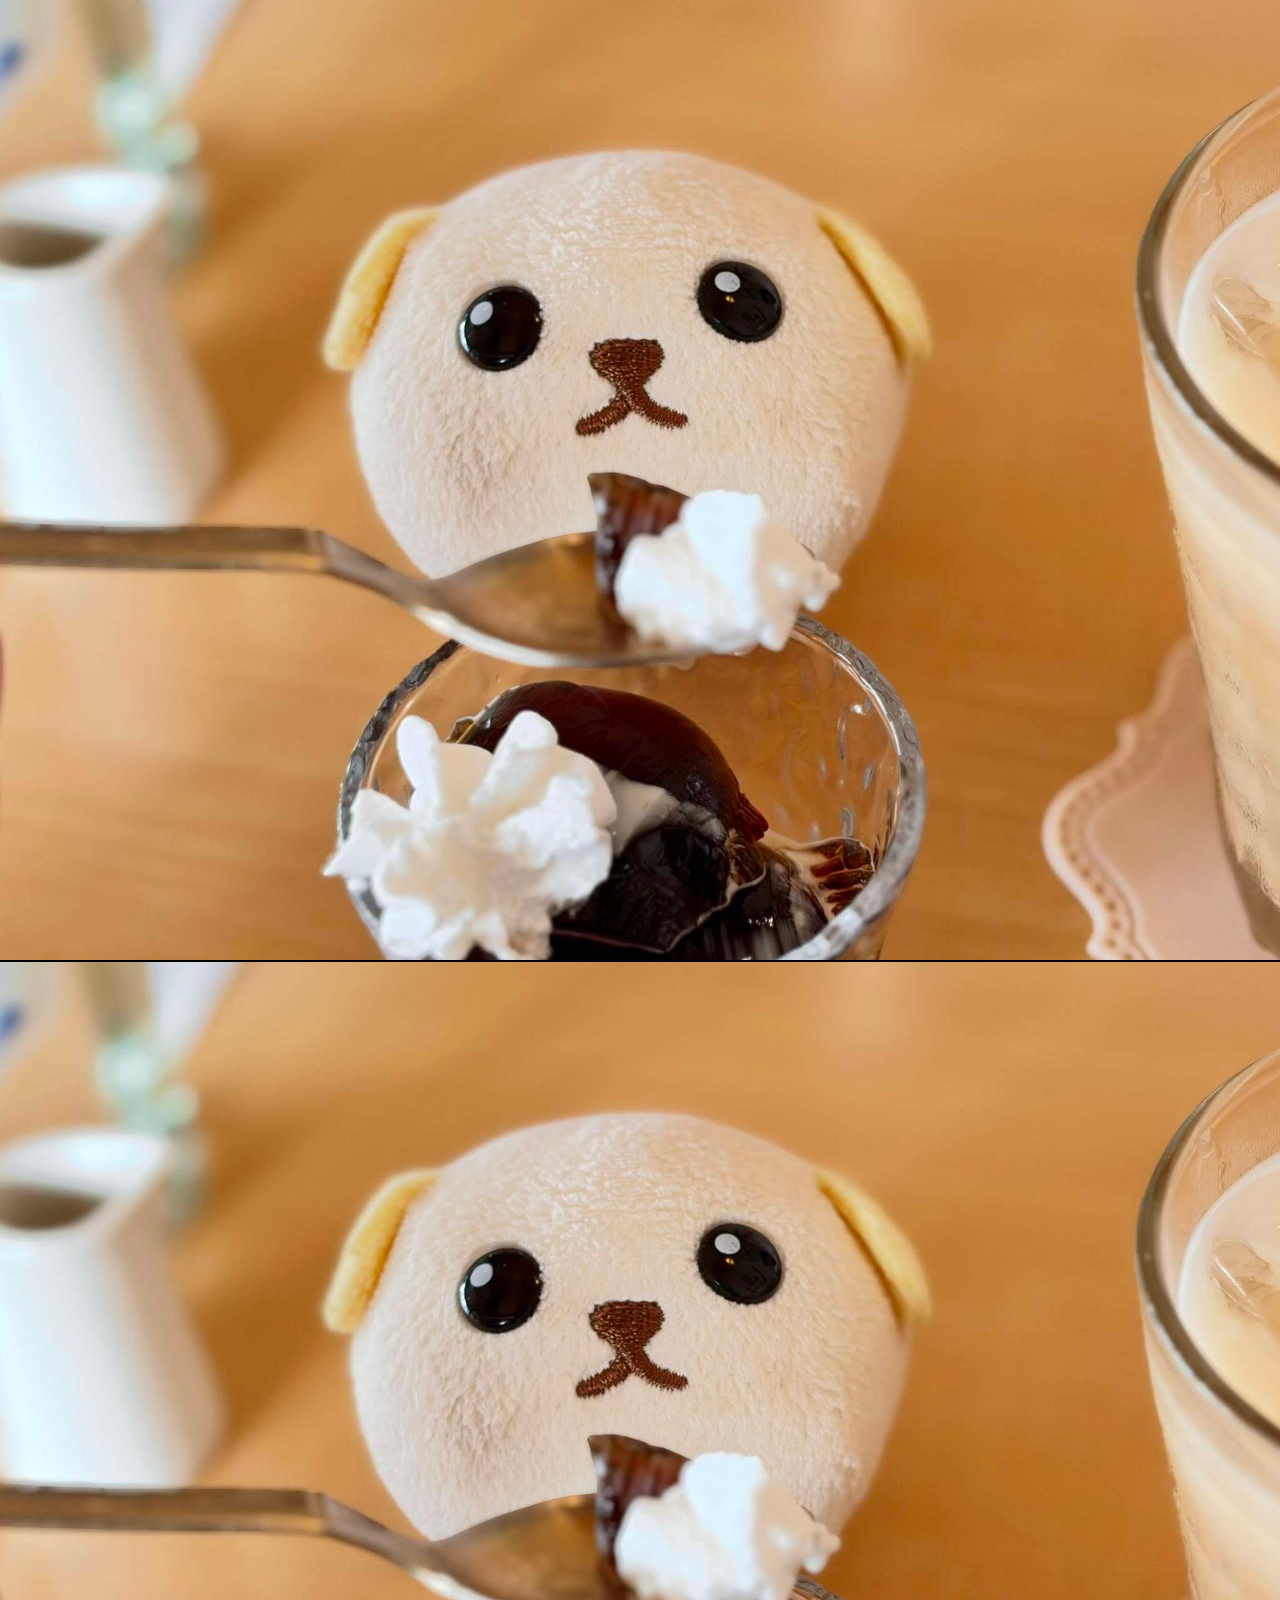
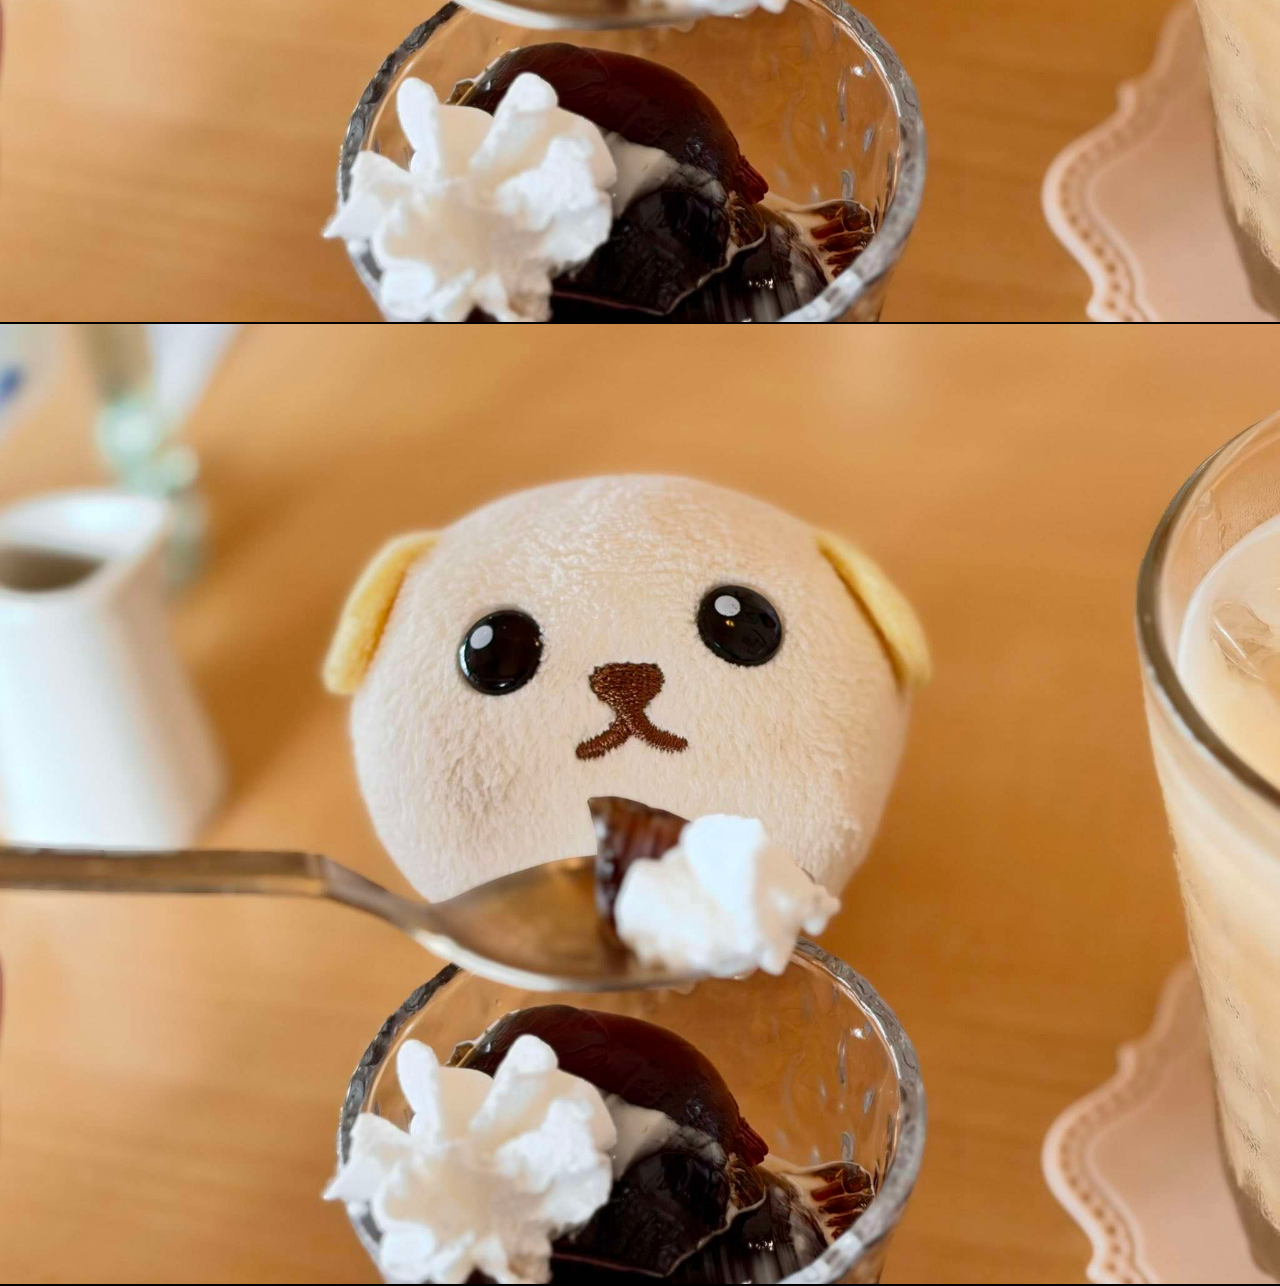
<file: coffin/panels/bubbles.html>
<!DOCTYPE html>
<html>
  <head>
    <meta charset="UTF-8">
    <meta name="viewport" content="width=device-width, initial-scale=1.0">
    <title>O_O</title>
    <link rel="icon" type="png" href="images/buttons/basilica.gif">
    <link href="panel.css" rel="stylesheet" type="text/css" media="all">
    <style>
        body { margin: 0; }
        img  { max-width: 100%; height: auto; }

    </style>
  </head>
  <body>
    <img src="/images/hi.jpg">
    <img src="/images/hi.jpg">
    <img src="/images/hi.jpg">
    
    <script src="/js/imgs.js"></script>
  </body>
</html>
</file>
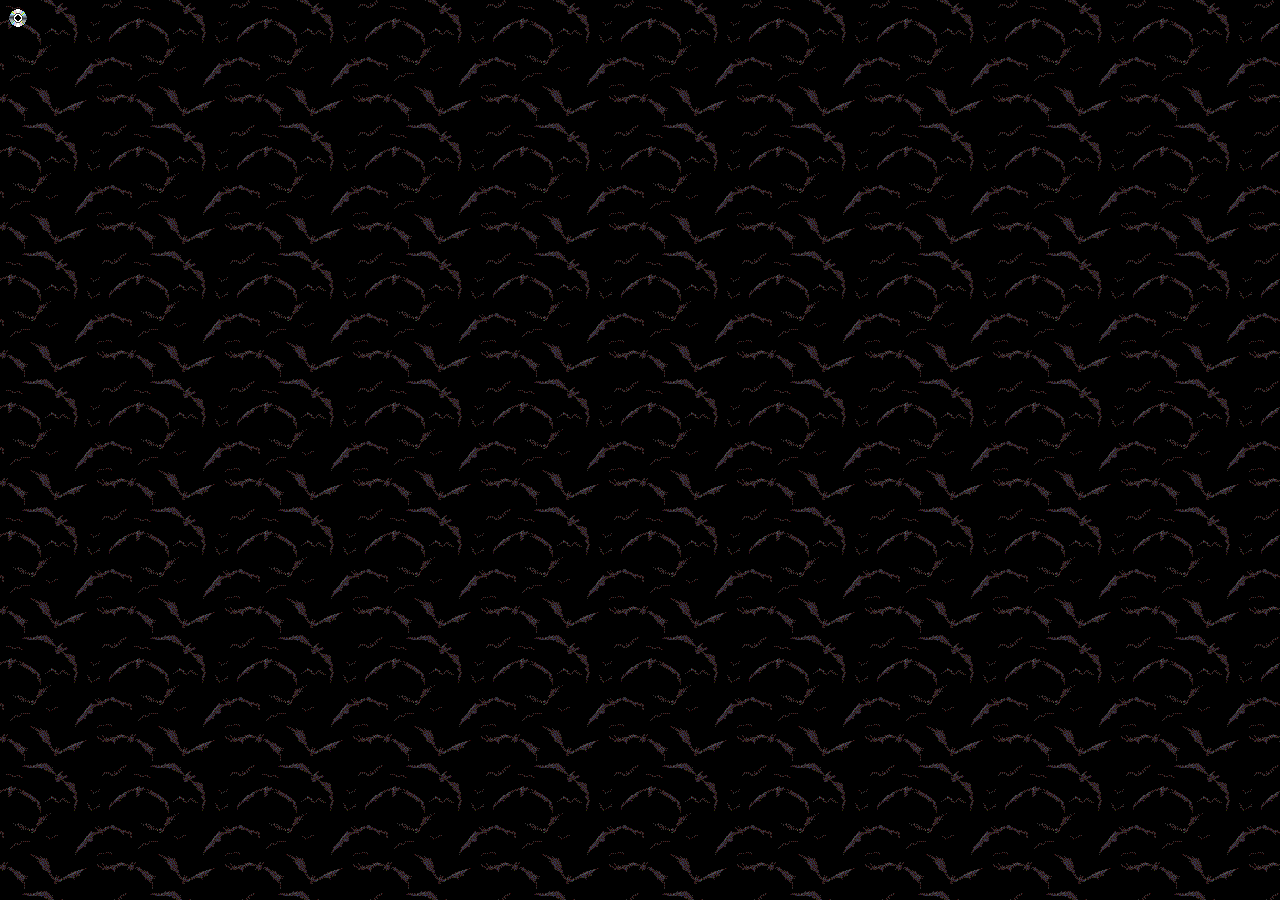
<file: coffin/panels/catalog.html>
<!DOCTYPE html>
<html>
  <head>
    <meta charset="UTF-8">
    <meta name="viewport" content="width=device-width, initial-scale=1.0">
    <title>O_O</title>
    <link rel="icon" type="png" href="images/buttons/basilica.gif">
    <link href="panel.css" rel="stylesheet" type="text/css" media="all">
    <style>
        body {
          background-image: url(/images/bgbat.gif);
        }
    </style>
  </head>
  <body>
    <a href="library.html"><img src="/images/buttons/cd.webp"></a>

    <script src="/js/gen.js"></script>
  </body>
</html>
</file>
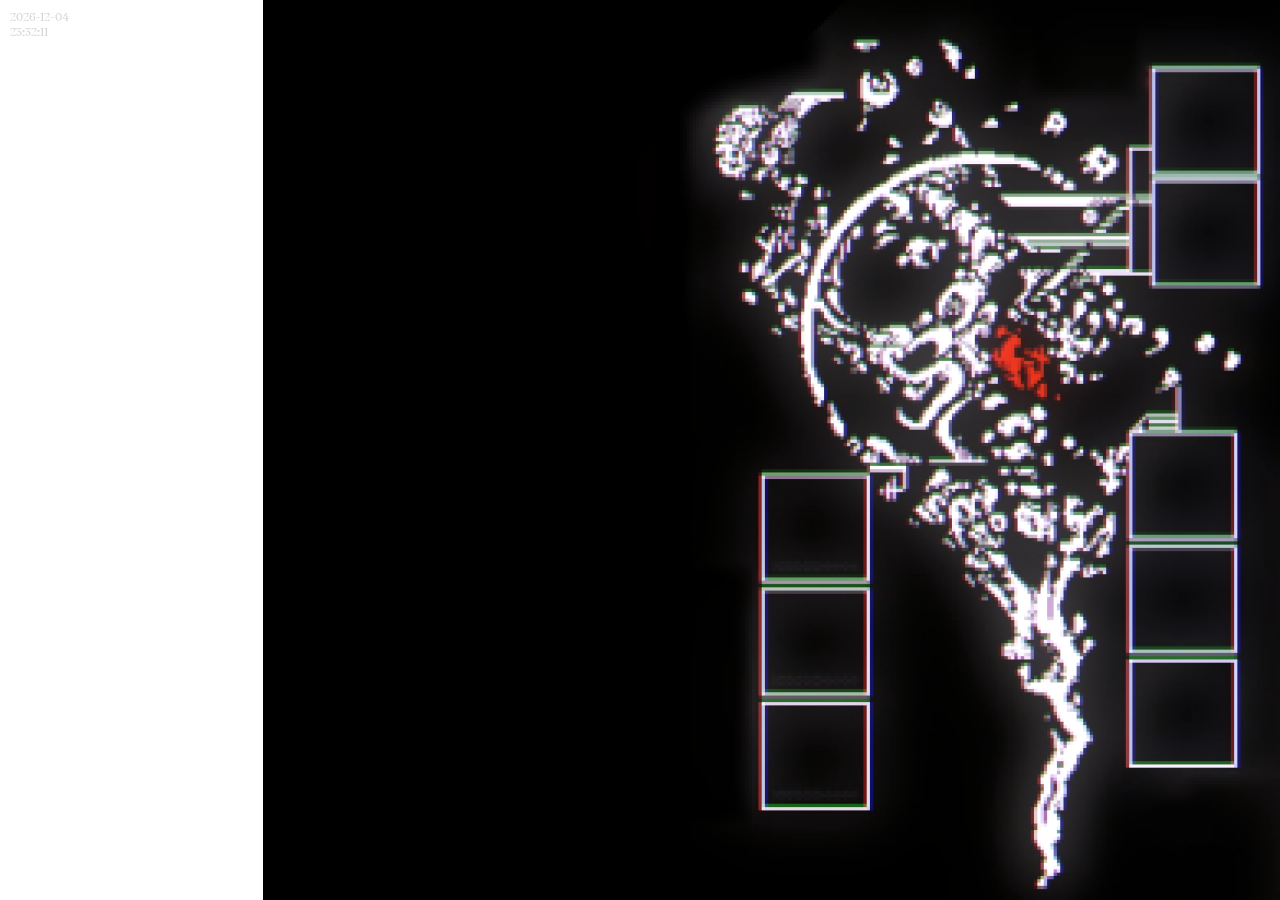
<file: coffin/panels/dex.html>
<!DOCTYPE html>
<html>
  <head>
    <meta charset="UTF-8">
    <meta name="viewport" content="width=device-width, initial-scale=1.0">
    <title>O_O</title>
    <link rel="icon" type="png" href="images/buttons/basilica.gif">
    <link href="panel.css" rel="stylesheet" type="text/css" media="all">
    <link href="/style.css" rel="stylesheet" type="text/css" media="all">
    <style>

        html, body {
            height: 100%;
            margin: 0;
        }

        body {
          background: url(/images/status.png) right / auto 100% no-repeat;
        }

        #datetime {
            padding:10px;
        }

    </style>
  </head>
  <body>

    <mew>
        <div id="datetime">
            <div id="date"></div>
            <div id="time"></div>
        </div>
    </mew>

    <script src="/js/datetime.js"></script>
    <script src="/js/gen.js"></script>
  </body>
</html>
</file>
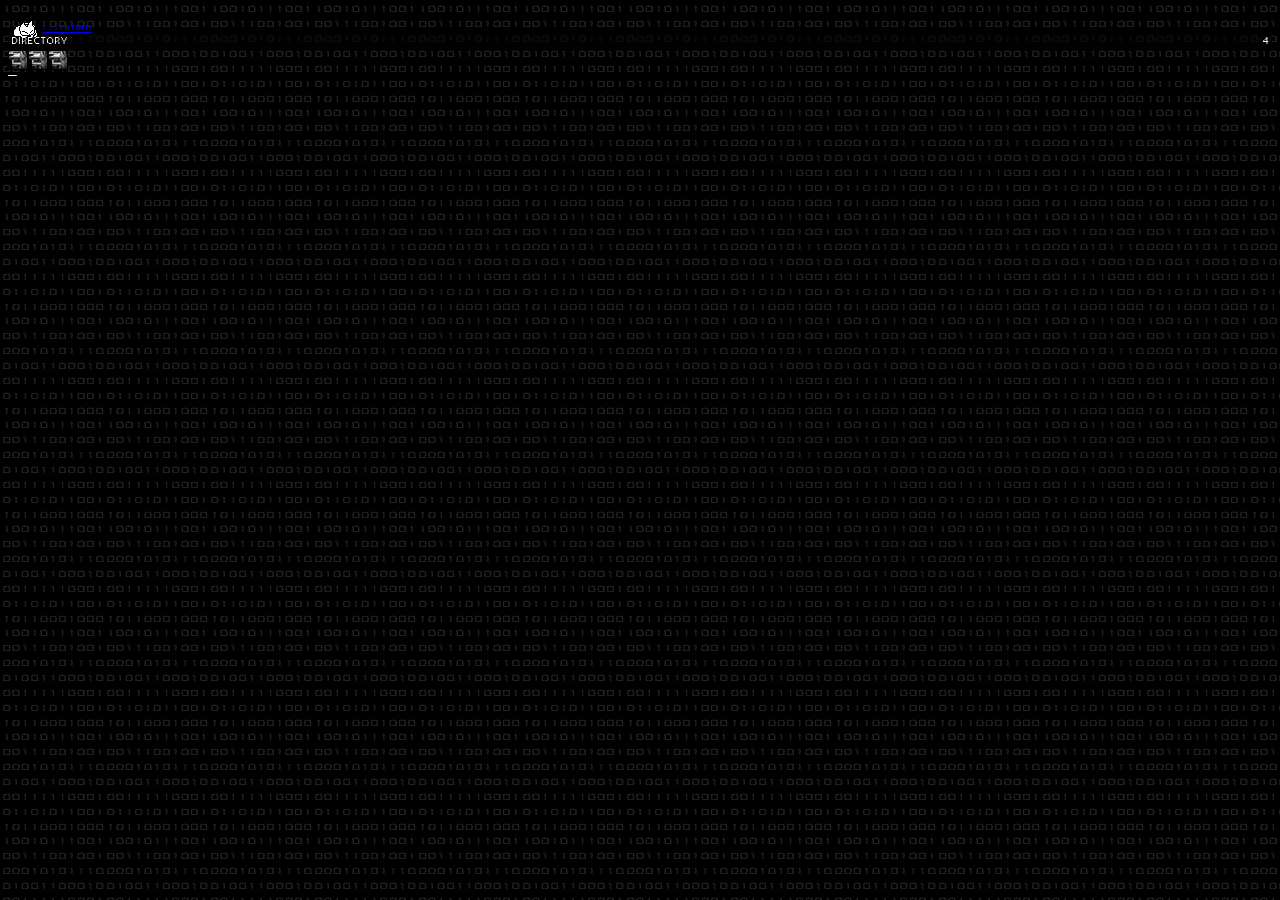
<file: coffin/panels/library.html>
<!DOCTYPE html>
<html>
  <head>
    <meta charset="UTF-8">
    <meta name="viewport" content="width=device-width, initial-scale=1.0">
    <title>O_O</title>
    <link rel="icon" type="png" href="images/buttons/basilica.gif">
    <link href="/cosm/logs.css" rel="stylesheet" type="text/css" media="all">
    <link href="panel.css" rel="stylesheet" type="text/css" media="all">
    
    <style>
        body {
          background-image: url(/images/num.gif);
        }
    </style>
  </head>
  <body>
        <img src="/images/neko/anekosleep.gif" style="width:32px; margin-bottom:-9px; ">
        <a href="catalog.html"> ...return</a>
          <!-- ===== DIRECTORY ===== -->
          <bar-header class="directory-bar"><p>DIRECTORY</p>
            <span id="directory-count">0</span>
          </bar-header>

          <div class="button-grid" id="category-buttons">

          </div>
          <div id="dir-info">—</div>

          <!-- category panel appears here -->
          <div id="category-panel" hidden>
            <div class="link-list-scroll" id="category-list"></div>
          </div>
        

      </div>
    </div>

    <script src="/js/gen.js"></script>
    <script src="/js/links.js"></script>
    <script src="/js/hover.js"></script>
    <script src="/js/misc.js"></script>
  </body>
</html>
</file>
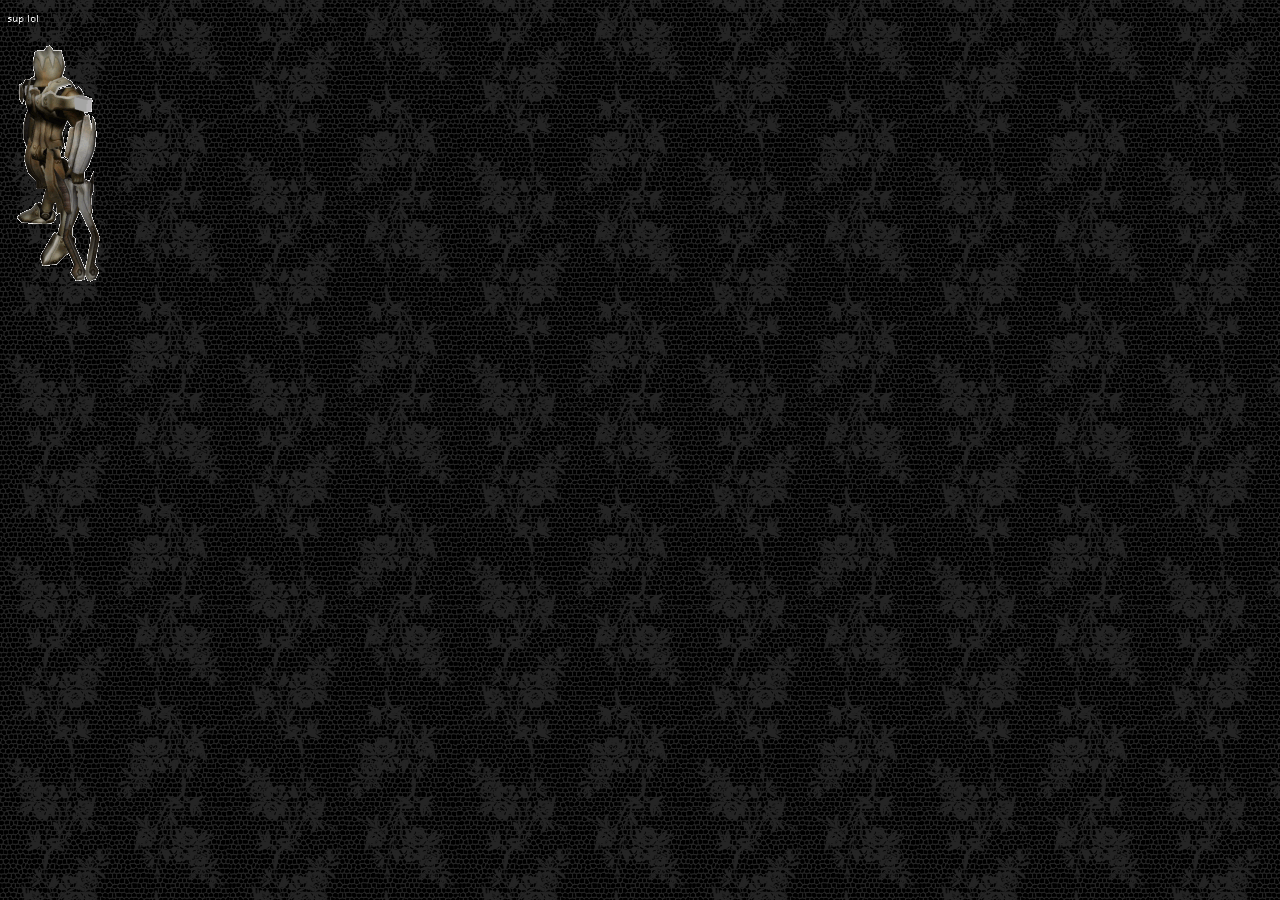
<file: coffin/panels/player.html>
<!DOCTYPE html>
<html>
  <head>
    <meta charset="UTF-8">
    <meta name="viewport" content="width=device-width, initial-scale=1.0">
    <title>O_O</title>
    <link rel="icon" type="png" href="images/buttons/basilica.gif">
    <link href="panel.css" rel="stylesheet" type="text/css" media="all">
    <style>
        body {
          background-image: url(../../images/kabe-ami-bk.gif);
        }
    </style>
  </head>
  <body>
    <p>sup lol</p>
    <img src="../../images/AGUARDIAN90_8.GR2.gif">

  </body>
</html>
</file>
<file: coffin/panels/panel.css>
/* font */
@font-face {
  font-family: 'hi';
  src: url('/fonts/web437.woff') format('woff');
  font-weight: normal;
  font-style: normal;
}

@font-face {
  font-family: 'sup';
  src: url('/fonts/redaction50.woff2') format('woff');
  font-weight:lighter;
}

@font-face {
  font-family: 'hey';
  src: url('/fonts/Reactor7.woff') format('woff');
  font-weight: normal;
  font-style: normal;
}


@font-face {
  font-family: 'burger';
  src: url('/fonts/redaction50.woff2') format('woff');
  font-weight:lighter;
}
/* base */
* {
  box-sizing: border-box;
}

html {
    scrollbar-width: none;   
    cursor:url(/images/cur/04.png),auto;
}


html::-webkit-scrollbar {
    display: none;                  
}

a:hover{cursor:url(/images/cur/05.png),pointer;
}


body {
  background-attachment: fixed;
  background-color: #000;
  color: #f3f3f3;
  font-family: 'hey', arial;
  font-size: 14px;

}

img:not(a img):not(.no-open) { cursor: url(/images/cur/05.png), pointer; }
</file>
<file: style.css>
/* variables (other pages' stylesheets may use these) */
:root {
  --border-color: #444444;
  --border-width: 1px;
  --border-style: dotted;
  --border: var(--border-width) var(--border-style) var(--border-color);
}

/* font */
@font-face {
  font-family: 'hi';
  src: url('fonts/web437.woff') format('woff');
  font-weight: normal;
  font-style: normal;
}

@font-face {
  font-family: 'hey';
  src: url('fonts/Reactor7.woff') format('woff');
  font-weight: normal;
  font-style: normal;
}

@font-face {
  font-family: 'sup';
  src: url('fonts/redaction50.woff2') format('woff');
  font-weight:lighter;
}

@font-face {
  font-family: 'burger';
  src: url('fonts/redaction50.woff2') format('woff');
  font-weight:lighter;
}
/* base */
* {
  box-sizing: border-box;
}

html {
cursor:url(/images/cur/04.png),auto;
}

a:hover{cursor:url(/images/cur/05.png),auto;
}


body {
  background-attachment: fixed;
  background-color: #000;
  background-image: url(images/supp.png);
  background-position: top left;
  background-repeat: repeat-y;   /* tiles down the page */
  background-size: auto 194px;   /* locked height, natural width */
  color: #aaa;
  font-family: 'hi', arial; /* ff7 'hey' size 14px, og 'hi' size 12px */
  font-size: 12px;
  margin: 0 0 0 30px;
}

::selection {
  background-color: #00000075;
  color: #ffffff;
}

/* text */
a {
  color: #fff;
}

h1 {
  background: linear-gradient(0deg, #2d0510, #571821);
  color: white;
  font-size: 15px;
  margin: 0;
  text-align: center;
  text-shadow: -1px -1px 0 #000, 1px -1px 0 #000, -1px 1px 0 #000, 1px 1px 0 #000;
}

red    { color: #43354e; }
dagger { font-family: 'Times New Roman'; }
imood  { font-size: 13px; }

imood img {
  max-height: 14px;
}

/* utilities */
.u-flex-col     { display: flex; flex-direction: column; }
.u-gap-sm       { gap: 5px; }
.u-no-underline { text-decoration: none; }

/* top bar */
.tb {
  width: calc(100% + 30px);
  margin-left: -30px;
  height: 18px;
}

/* page frame */
.main {
  width: 740px;
  height: 900px;
}

.columns {
  display: flex;
  flex-wrap: wrap;
  gap: 10px;

  overflow: hidden;
}

.mid {
  display: flex;
  flex-direction: column;
  gap: 5px;
  width: 500px;
  margin-left:85px;
}

.right {
  display: flex;
  flex-direction: column;
  gap: 5px;
  max-width: 100px;
  margin-left: 10px;
}

/* sidebar */
.sbl {
  position: fixed;
  left: 0;
  top: 0;
  bottom: 0;
  width: 30px;
  border-left: #000 dotted 2px;
  margin-left: 10px;
  padding-left: 8px;
  z-index: 10;
}

nav {
  display: grid;
  grid-template-columns: 1fr;
  padding: 12px 0 0 2px;
}

nav a {
  color: #000;
  cursor: help;
}

/* top row + about */
.top-row {
  display: flex;
  align-items: flex-start;
  gap: 10px;
}

.about {
  flex: 1;
  min-width: 0;
  padding-top: 5px;
}

.pfp {
  display: block;
  width: 36px;
  height: 36px;
  margin-bottom: 6px;
  border: 1px dotted #383838;
  object-fit: cover;
}

.neko {
  max-height: 45px;
}

/* now playing */
.np {
  display: flex;
  align-items: center;
  gap: 4px;
  min-width: 0;
  color: #fff;
}

/* tiny album cover */
.alb {
  display: block;
  flex: none;
  width: 14px;
  height: 14px;
  object-fit: cover;
}

/* play icon drawn with borders, so it doesn't need a font glyph. playing = play, .paused = two bars */
.npstat {
  flex: none;
  width: 0;
  height: 0;
  margin: 0 1px;
  border-top: 4px solid transparent;
  border-bottom: 4px solid transparent;
  border-left: 7px solid #fff;
}

.npstat.paused {
  width: 7px;
  height: 8px;
  border: none;
  background: linear-gradient(90deg, #676768 0 2px, transparent 2px 5px, #676768 5px 7px);
}

/* clipping window; the JS puts the title inside .np-text-inner */
.np-text {
  min-width: 0;
  overflow: hidden;
  white-space: nowrap;
}

.np-text-inner {
  display: inline-block;
}

/* the title (underlined like a link) */
.np-copy {
  display: inline-block;
  text-decoration: underline;
}

/* added by the JS only when the title is too wide, together with a second copy of the title.
   --np-shift (one title + gap) and --np-dur are set per title */
.np-text-inner.scrolling {
  animation: np-scroll var(--np-dur, 8s) linear infinite;
}

.np-text-inner.scrolling .np-copy {
  margin-right: 1em; /* gap before the title repeats */
}

@keyframes np-scroll {
  0%, 20% { transform: translateX(0); }
  100%    { transform: translateX(var(--np-shift, 0px)); }
}

/* pause on hover */
.np:hover .np-text-inner {
  animation-play-state: paused;
}

/* reduced motion: plain ellipsis, the JS doesn't start the scroll */
@media (prefers-reduced-motion: reduce) {
  .np-text-inner {
    display: block;
    overflow: hidden;
    text-overflow: ellipsis;
  }

  .np-copy {
    display: inline;
  }
}

/* terminal */
.term {
  --term-w: 300px;
  --term-h: 140px;
/*  --term-img: url(images/os.png); */
  --term-size: cover;   /* cover | contain | exact size */
  --term-lines: 3;      /* output lines visible before scrolling */
  --term-lh: 13px;      /* output line height */
  flex: none;
  width: var(--term-w);
  --panel-h: 210px;
  --panel-img: none;
  position: relative;
}

.panel {
  position: absolute;
  top: 100%;
  left: 0;
  width: var(--term-w);
  height: 320px;
  margin-top: 2px;
  border: 1px dotted #202020;
  z-index: 2;
  opacity: 1;           
  visibility: visible;  
  transition: none; 
}

.panel iframe {
  display: block;
  width: 100%;
  height: 100%;
  border: 0;
  opacity: 1;
  transition: opacity 0.25s ease;
}

.panel iframe.swap {  
  opacity: 0;
}

@media (prefers-reduced-motion: reduce) {
  .panel,
  .panel.open {
    transition: none;
  }
}

.heads {
  display: flex;
  align-items: center;
  gap: 6px;
  width: var(--term-w);
  background: rgba(0, 0, 0, 0.6);
}

.term-ls {
  flex: 1;
  min-width: 0;
  line-height: 13px;
}

.prompt {
  color: #6d6d6d;
}

meows {
  display: flex;
  flex-wrap: wrap;
  gap: 0 8px;
}

meow {
  display: flex;
  flex: none;
  gap: 3px;
}

meow img {
  display: block;
  height: 20px;
}

.term-tips {
  position: relative;
  height: 13px;
  color: #676768;
}

.term-tips > div {
  position: absolute;
  top: 0;
  right: 0;
  white-space: nowrap;
}

.term-screen {
  position: relative;
  border: 1px dotted #202020;
  border-bottom: none;
  width: var(--term-w);
  height: var(--term-h);
  background: #050505 var(--term-img) center / var(--term-size) no-repeat;
}

.term-output {
  position: absolute;
  left: 7px;
  right: 7px;
  bottom: 5px;
  max-height: calc(var(--term-lines) * var(--term-lh));
  overflow-y: auto;
  scrollbar-width: thin;
  scrollbar-color: #686868 transparent;
  line-height: var(--term-lh);
  color: #c2e0c2;
  text-shadow: 1px 1px 0 #000, -1px -1px 0 #000, 1px -1px 0 #000, -1px 1px 0 #000;
}

.term-line {
  min-height: var(--term-lh);
  white-space: pre-wrap;
}

.term-input {
  display: block;
  width: var(--term-w);
  padding: 3px 5px;
  background: #000;
  border: 1px dotted #202020;
  border-top: none;
  border-radius: 0;
  color: #c2e0c2;
  font: inherit;
}

.term-input::placeholder { color: #43354e; }
.term-input:focus        { outline: none; background: #f8f8f810; }


.nines {
  position: relative;
  height: var(--illus-h, 650px);
}

.nine {
  position: absolute;
  top: -30px;
  left: -90px;
  width: 390px;
  z-index: 3;
  pointer-events: none;
}

.diary {
  --tail-x: 140px;
  --tail-y: 295px;
  position: absolute;
  left: var(--tail-x);
  top: var(--tail-y);
}

.diary img {
  height: 20px;
}


#msch-info {
  position: absolute;
  top: 0;
  left: 100%;
  margin-left: 4px;
  line-height: 20px;
  white-space: nowrap;
  color: #676768;
  text-decoration: none;
}

mew {
  color:#d8d4d4;
  font-family: 'sup';
  text-shadow: 0 0 4px #fff, 0 0  4px #fff, 0 0 10px #fff;
}

ff7 {
  background: linear-gradient(180deg, #0000b0, #000080, #000050, #000020);
  border: 0px solid #a0a0a0;
  border-radius: 2px;
  box-shadow: inset 0 0 0 1px #ffffff, inset 0 0 0 2px #404040;
}
</file>
<file: cosm/logs.css>
bar-header {
    background-color: #0303039d;
    font-family:'hey';
}

bar-header p {
    font-size:14px;
    color:#ffffff;
    padding:1px 2px;
    font-weight:lighter;
}

s-bar {
    background-color:#4a4a4a69;
    font-size:14px;
    color:#bbb9b9;
    padding:1px 2px;
    font-weight:lighter;
}

gametitle {
    font-size:12px;
    color:#FFF;
}

.meta {
    font-size:14px;
    color:#646363;
    margin-top:-6px;
}

/* ===== directory bar ===== */
.directory-bar {
  display: flex;
  align-items: center;
  justify-content: space-between;
  padding: 2px 2px;
}

.directory-bar p {
  margin: 0;
}

#directory-count {
  font-size: 14px;
  color: #ffffff;
}

/* ===== category button row ===== */
#category-buttons {
  display: grid;
  grid-template-columns: repeat(8, 20px);   
  justify-content: flex-start;
  margin-left: 0;
  height: auto;
  gap: 0;
  
}

.category-btn {
  width: 20px;
  height: 20px;
  border: 1px solid #000;
  display: flex;
  align-items: center;
  justify-content: center;
  padding: 0;
}


.category-btn img {
  width: 100%;
  height: 100%;
  object-fit: cover;
  display: block;
}

.category-btn.active {
  outline: 1px dotted #fff;
  background: #333;
}

/* ===== category panel ===== */
#category-panel {
  margin-top: 4px;
}


/* ===== scrollable link list ===== */
.link-list-scroll {
  max-height: 300px;       
  overflow-y: auto;
  border-bottom: 1px dotted #444;
  border-top: 1px dotted #444;
  scrollbar-width: thin;
  scrollbar-color: #444 #111;
}

.link-list-scroll::-webkit-scrollbar {
  width: 6px;
}
.link-list-scroll::-webkit-scrollbar-track {
  background: #111;
}
.link-list-scroll::-webkit-scrollbar-thumb {
  background: #444;
  border: 1px solid #000;
}

/* ===== individual link entries ===== */
.link-entry {
  padding: 2px 4px;
  border-bottom: 1px dotted #222;
  font-size: 13px;
}

.link-entry:last-child {
  border-bottom: none;
}

.link-entry a {
  color: #fff;
  text-decoration: none;
  font-family: 'hey', arial;
}

.link-entry a:hover {
  color: #7e7597;
}


.link-entry .link-desc {
  color: #b1b1b1;
  margin-top: -2px;
}

html {
  cursor: url(/images/cur/04.png), auto !important;
}

a:hover,
button:hover,
[data-panel]:hover,
.category-btn:hover {
  cursor: url(/images/cur/05.png), pointer !important;
}

button {
  cursor: inherit;   
}
</file>
